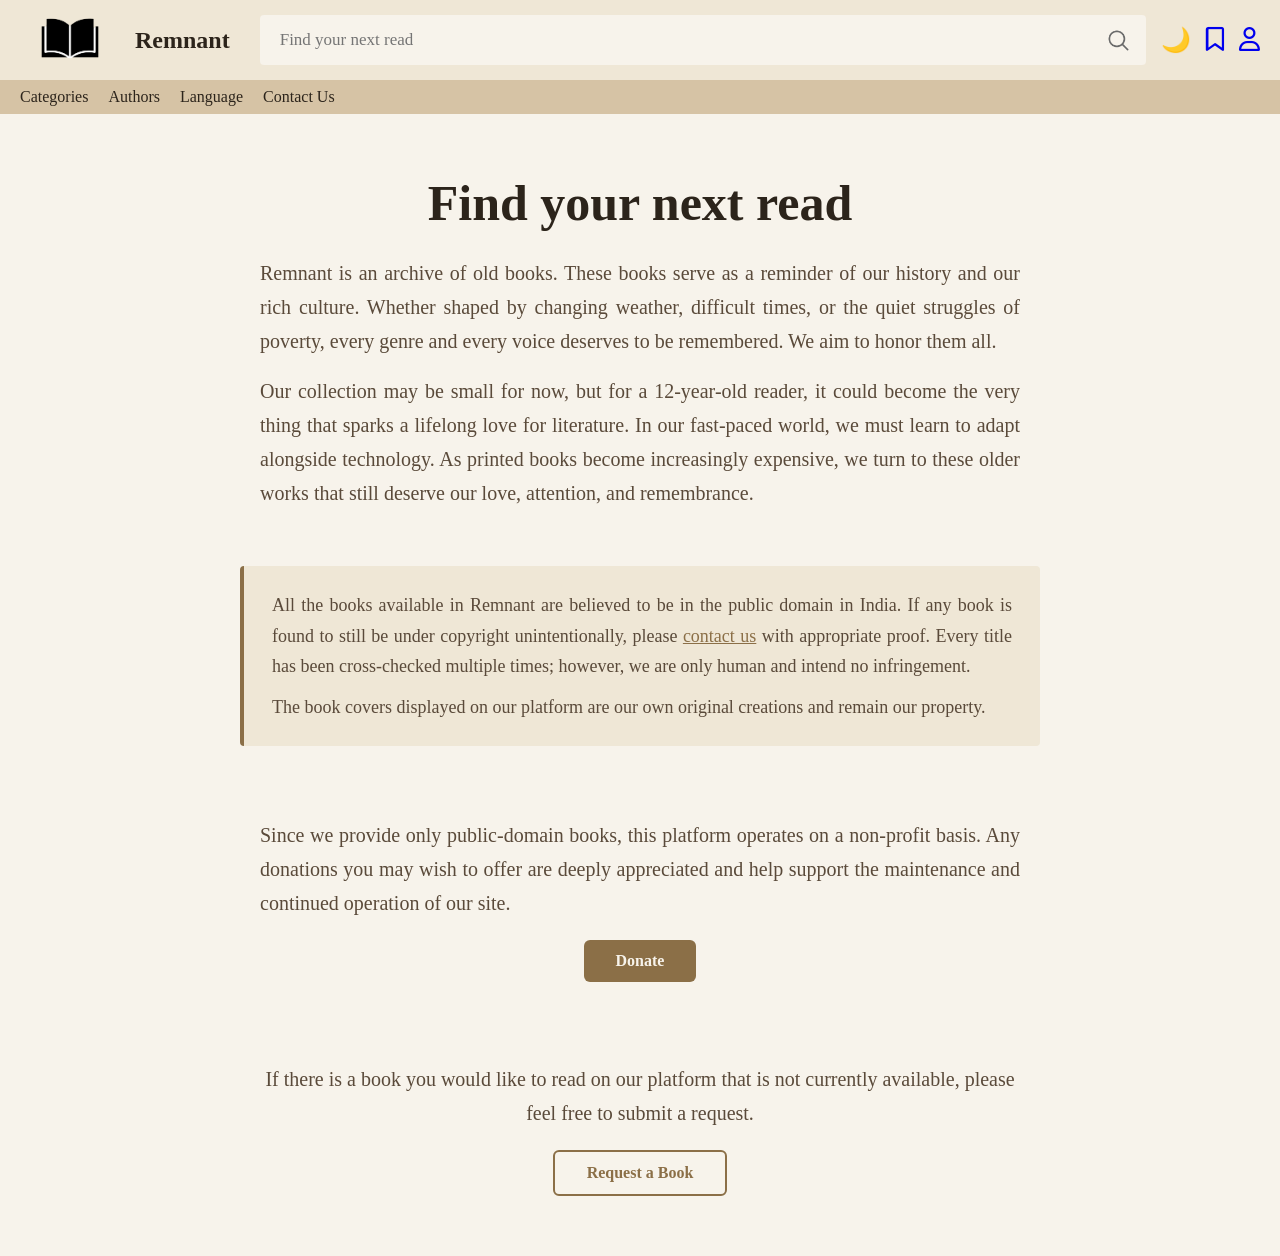
<file: index.html>
<!DOCTYPE html>
<html lang="en">

<head>
    <meta charset="UTF-8">
    <meta name="viewport" content="width=device-width, initial-scale=1.0">
    <title>Remnant: Stories That Remain</title>
    <link rel="stylesheet" href="style.css">
    <link rel="stylesheet" href="https://cdnjs.cloudflare.com/ajax/libs/font-awesome/6.7.2/css/all.min.css">
</head>

<body>
    <nav>
        <div class="logo">
            <a href="index.html">
                <img src="./assets/images/logo.png" width="100px" alt="">
            </a>
            <h2>Remnant</h2>
        </div>
        <div class="nav-search">
            <input type="text" class="nav-search-input" placeholder="Find your next read">
            <img src="./assets/images/search_icon.png" class="nav-search-icon" width="25px" alt="">
        </div>
        <button id="theme-toggle">🌙</button>
        <div class="nav-save">
            <a href="/">
                <i class="fa-regular fa-bookmark"></i>
            </a>
        </div>
        <div class="nav-acc">
            <a href="/">
                <i class="fa-regular fa-user"></i>
            </a>
        </div>
    </nav>

    <div class="header">
        <a href="categories.html">
            <p>Categories</p>
        </a>
        <a href="authors.html">
            <p>Authors</p>
        </a>
        <a href="#">
            <p>Language</p>
        </a>
        <a href="contact.html">
            <p>Contact Us</p>
        </a>
    </div>

    <div class="hero">
        <h1>Find your next read</h1>
        <p>Remnant is an archive of old books. These books serve as a reminder of our history and our rich culture.
            Whether shaped by changing weather, difficult times, or the quiet struggles of poverty, every genre and
            every voice deserves to be remembered. We aim to honor them all.</p>
        <p>Our collection may be small for now, but for a 12-year-old reader, it could become the very thing that sparks
            a lifelong love for literature. In our fast-paced world, we must learn to adapt alongside technology. As
            printed books become increasingly expensive, we turn to these older works that still deserve our love,
            attention, and remembrance.</p>
    </div>

    <div class="notices">
        <p>All the books available in Remnant are believed to be in the public domain in India. If any book is found to
            still be under copyright unintentionally, please <a href="#">contact us</a> with appropriate proof. Every
            title has been cross-checked multiple times; however, we are only human and intend no infringement.</p>
        <p>The book covers displayed on our platform are our own original creations and remain our property.</p>
    </div>

    <div class="donations">
        <p>Since we provide only public-domain books, this platform operates on a non-profit basis. Any donations you
            may wish to offer are deeply appreciated and help support the maintenance and continued operation of our
            site.</p>
        <a id="donate" href="#">Donate</a>
    </div>

    <div class="request">
        <p>If there is a book you would like to read on our platform that is not currently available, please feel free
            to submit a request.</p>
        <a id="request-book" href="contact.html">Request a Book</a>
    </div>

    <script src="script.js"></script>
</body>

</html>
</file>
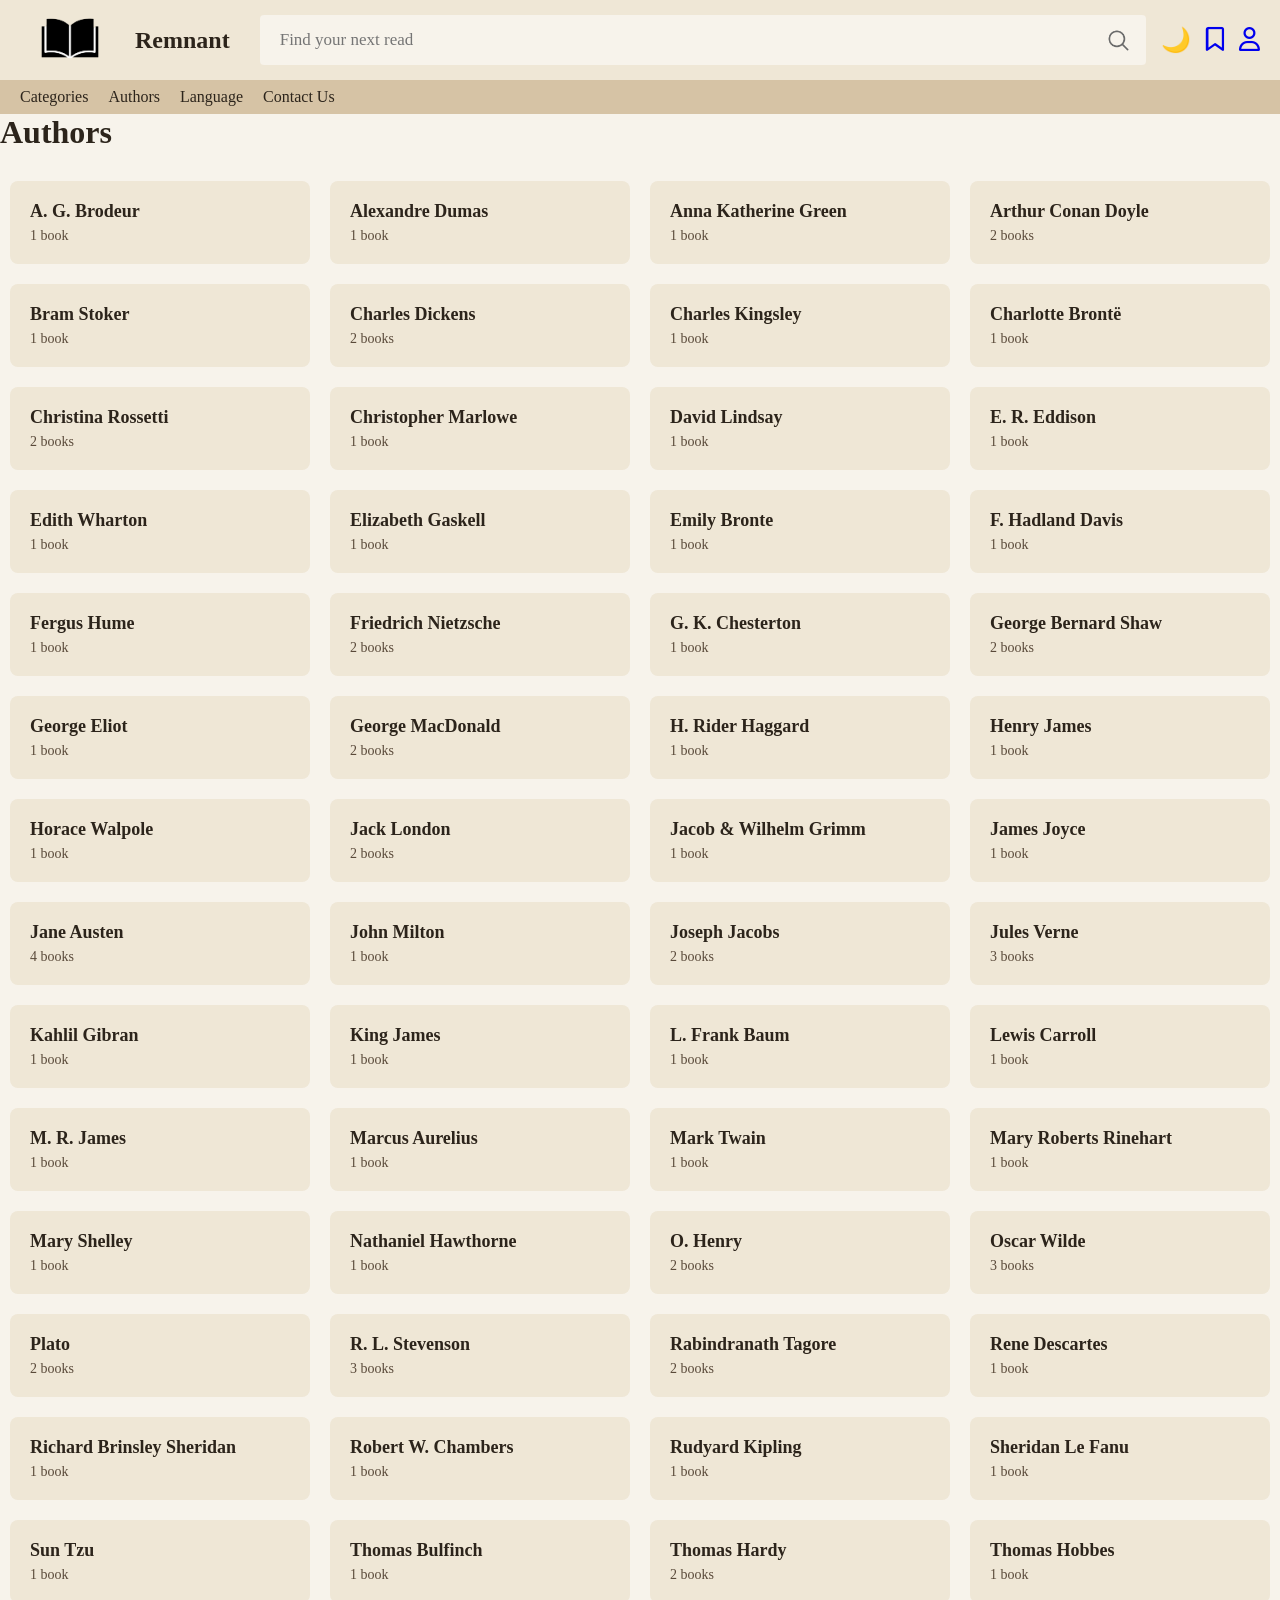
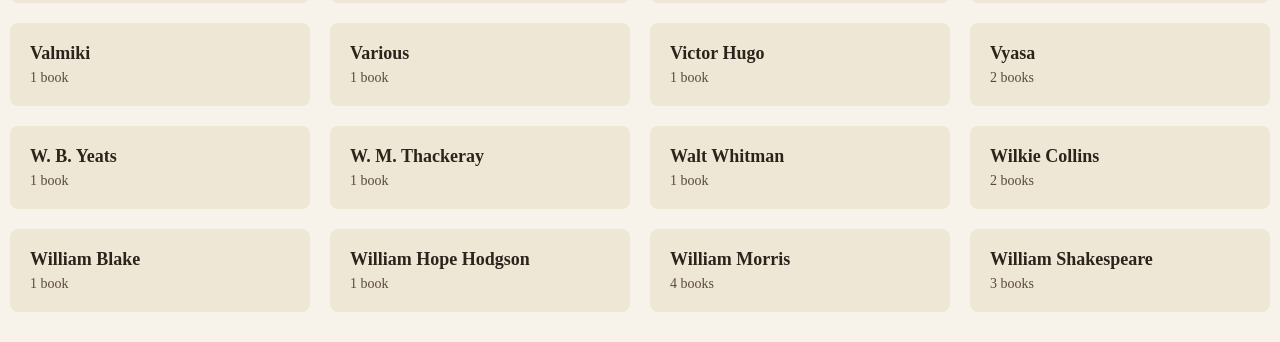
<file: authors.html>
<!DOCTYPE html>
<html lang="en">

<head>
    <meta charset="UTF-8">
    <meta name="viewport" content="width=device-width, initial-scale=1.0">
    <title>Remnant: Authors</title>
    <link rel="stylesheet" href="style.css">
    <link rel="stylesheet" href="https://cdnjs.cloudflare.com/ajax/libs/font-awesome/6.7.2/css/all.min.css">
</head>

<body>
    <nav>
        <div class="logo">
            <a href="index.html">
                <img src="./assets/images/logo.png" width="100px" alt="">
            </a>
            <h2>Remnant</h2>
        </div>
        <div class="nav-search">
            <input type="text" class="nav-search-input" placeholder="Find your next read">
            <img src="./assets/images/search_icon.png" class="nav-search-icon" width="25px" alt="">
        </div>
        <button id="theme-toggle">🌙</button>
        <div class="nav-save">
            <a href="/">
                <i class="fa-regular fa-bookmark"></i>
            </a>
        </div>
        <div class="nav-acc">
            <a href="/">
                <i class="fa-regular fa-user"></i>
            </a>
        </div>
    </nav>

    <div class="header">
        <a href="categories.html">
            <p>Categories</p>
        </a>
        <a href="authors.html">
            <p>Authors</p>
        </a>
        <a href="#">
            <p>Language</p>
        </a>
        <a href="contact.html">
            <p>Contact Us</p>
        </a>
    </div>

    <div id="page-content">

    </div>

    <script src="script.js"></script>
    <script src="authors.js"></script>
</body>

</html>
</file>
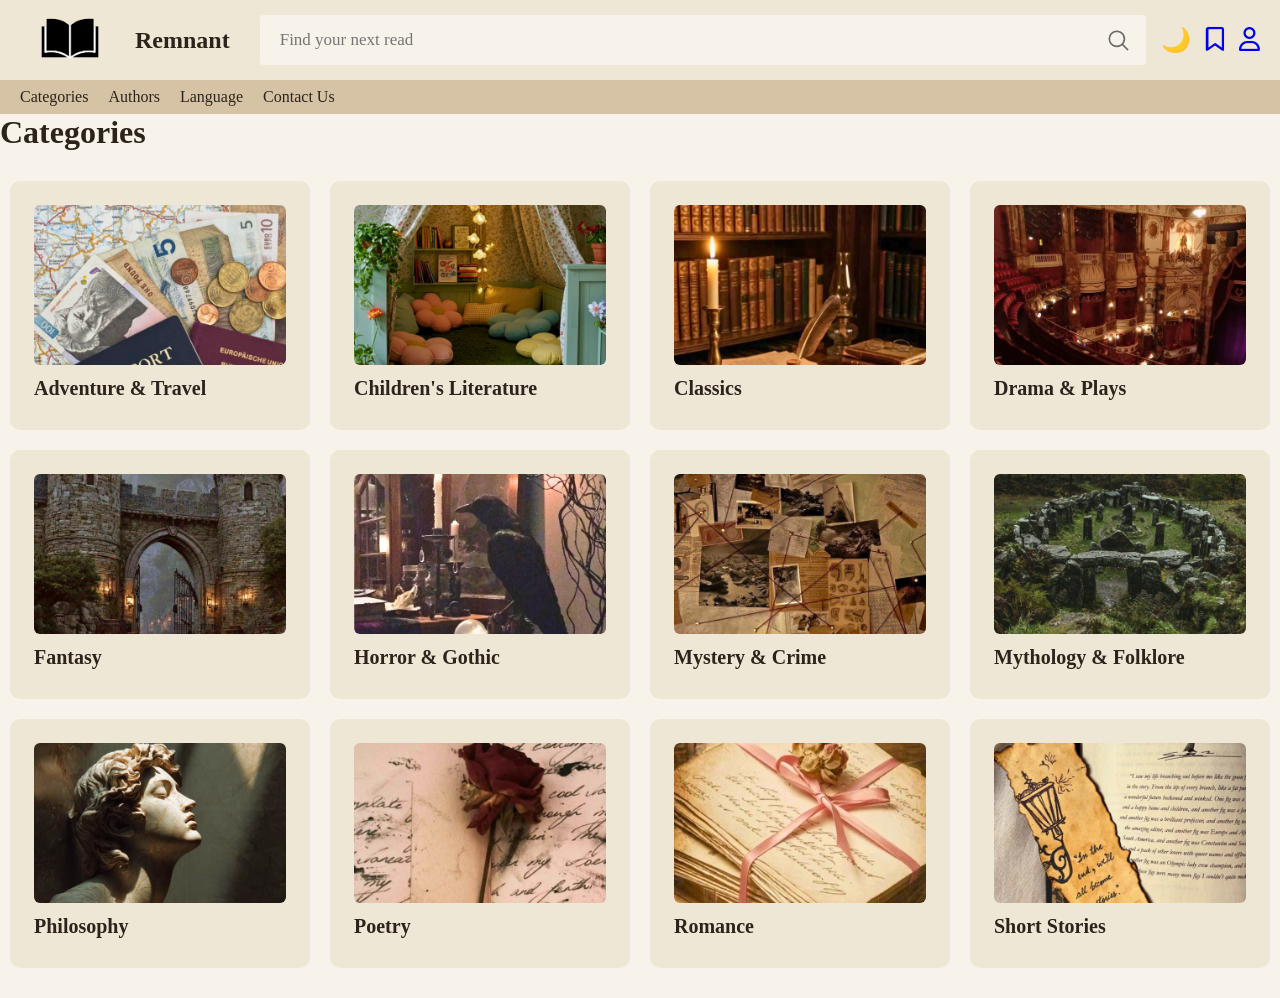
<file: categories.html>
<!DOCTYPE html>
<html lang="en">

<head>
    <meta charset="UTF-8">
    <meta name="viewport" content="width=device-width, initial-scale=1.0">
    <title>Remnant: Categories</title>
    <link rel="stylesheet" href="style.css">
    <link rel="stylesheet" href="https://cdnjs.cloudflare.com/ajax/libs/font-awesome/6.7.2/css/all.min.css">
</head>

<body>
    <nav>
        <div class="logo">
            <a href="index.html">
                <img src="./assets/images/logo.png" width="100px" alt="">
            </a>
            <h2>Remnant</h2>
        </div>
        <div class="nav-search">
            <input type="text" class="nav-search-input" placeholder="Find your next read">
            <img src="./assets/images/search_icon.png" class="nav-search-icon" width="25px" alt="">
        </div>
        <button id="theme-toggle">🌙</button>
        <div class="nav-save">
            <a href="/">
                <i class="fa-regular fa-bookmark"></i>
            </a>
        </div>
        <div class="nav-acc">
            <a href="/">
                <i class="fa-regular fa-user"></i>
            </a>
        </div>
    </nav>

    <div class="header">
        <a href="categories.html">
            <p>Categories</p>
        </a>
        <a href="authors.html">
            <p>Authors</p>
        </a>
        <a href="#">
            <p>Language</p>
        </a>
        <a href="contact.html">
            <p>Contact Us</p>
        </a>
    </div>

    <div id="page-content">

    </div>

    <script src="script.js"></script>
    <script src="categories.js"></script>
</body>

</html>
</file>
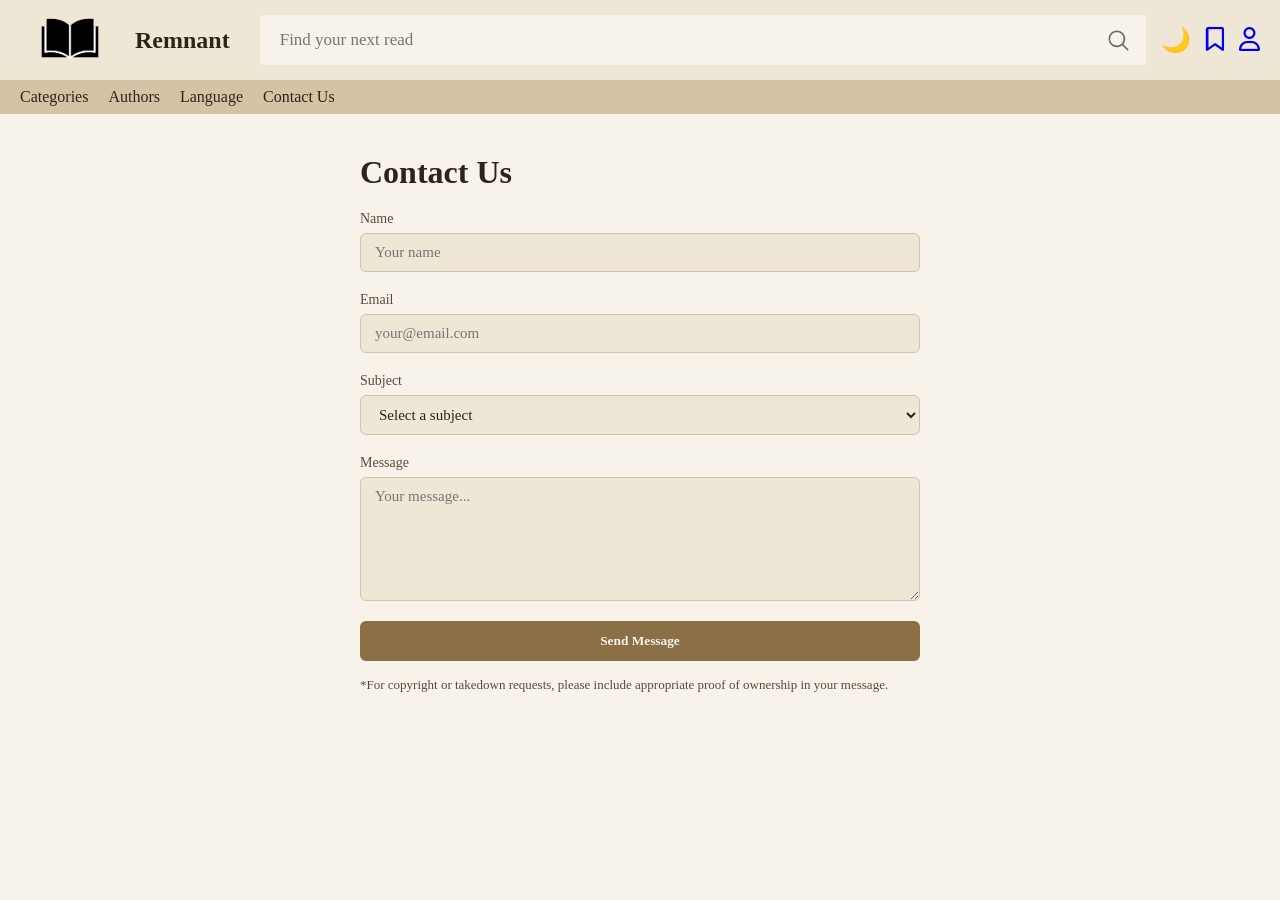
<file: contact.html>
<!DOCTYPE html>
<html lang="en">

<head>
    <meta charset="UTF-8">
    <meta name="viewport" content="width=device-width, initial-scale=1.0">
    <title>Remnant: Contact Us</title>
    <link rel="stylesheet" href="style.css">
    <link rel="stylesheet" href="https://cdnjs.cloudflare.com/ajax/libs/font-awesome/6.7.2/css/all.min.css">
</head>

<body>
    <nav>
        <div class="logo">
            <a href="index.html">
                <img src="./assets/images/logo.png" width="100px" alt="">
            </a>
            <h2>Remnant</h2>
        </div>
        <div class="nav-search">
            <input type="text" class="nav-search-input" placeholder="Find your next read">
            <img src="./assets/images/search_icon.png" class="nav-search-icon" width="25px" alt="">
        </div>
        <button id="theme-toggle">🌙</button>
        <div class="nav-save">
            <a href="/">
                <i class="fa-regular fa-bookmark"></i>
            </a>
        </div>
        <div class="nav-acc">
            <a href="/">
                <i class="fa-regular fa-user"></i>
            </a>
        </div>
    </nav>

    <div class="header">
        <a href="categories.html">
            <p>Categories</p>
        </a>
        <a href="authors.html">
            <p>Authors</p>
        </a>
        <a href="#">
            <p>Language</p>
        </a>
        <a href="contact.html">
            <p>Contact Us</p>
        </a>
    </div>

    <div class="contact-page">
        <h1>Contact Us</h1>
        <form class="contact-form" action="">
            <div class="form-group">
                <label for="contact-name">Name</label>
                <input type="text" id="contact-name" name="name" placeholder="Your name" required>
            </div>
            <div class="form-group">
                <label for="contact-email">Email</label>
                <input type="email" id="contact-email" name="email" placeholder="your@email.com" required>
            </div>
            <div class="form-group">
                <label for="contact-subject">Subject</label>
                <select id="contact-subject" name="subject" required>
                    <option value="" disabled selected>Select a subject</option>
                    <option value="general">General Inquiry</option>
                    <option value="copyright">*Copyright / Takedown Request</option>
                    <option value="book-request">Book Request</option>
                    <option value="other">Other</option>
                </select>
            </div>
            <div class="form-group">
                <label for="contact-message">Message</label>
                <textarea id="contact-message" name="message" rows="6" placeholder="Your message..."
                    required></textarea>
            </div>
            <button type="submit" id="contact-submit">Send Message</button>
        </form>
        <p class="contact-note">*For copyright or takedown requests, please include appropriate proof of ownership in
            your message.</p>
    </div>

    <script src="script.js"></script>
</body>

</html>
</file>
<file: style.css>
@import url('https://fonts.googleapis.com/css2?family=Outfit:wght@100..900&family=Roboto+Condensed:ital,wght@0,100..900;1,100..900&display=swap');
@import url('https://fonts.googleapis.com/css2?family=Playwrite+NZ:wght@100..400&display=swap');

:root {
    --bg-body: #f7f3eb;
    --bg-surface: #efe7d6;
    --bg-subtle: #d6c3a5;
    --text-primary: #2c241b;
    --text-secondary: #5a4a3a;
    --accent: #8b6f47;
}

[data-theme="dark"] {
    --bg-body: #111315;
    --bg-surface: #1a1d21;
    --bg-subtle: #2a2f36;
    --text-primary: #e8e1d4;
    --text-secondary: #e8e1d4;
    --accent: #c7b08a;
}

* {
    padding: 0;
    margin: 0;
    box-sizing: border-box;
    font-family: Roboto;
}

body {
    background-color: var(--bg-body);
    color: var(--text-primary);
}

nav {
    display: flex;
    background: var(--bg-surface);
    align-items: center;
    gap: 15px;
    justify-content: space-between;
    padding: 10px 20px;
    color: var(--text-primary);
    max-height: 80px;
}

.logo {
    display: flex;
    align-items: center;
    gap: 15px;
}

.logo img {
    margin-left: 0px;
}

.nav-search {
    display: flex;
    flex: 1;
    align-items: center;
    background: var(--bg-body);
    max-width: 2000px;
    border-radius: 4px;
    margin-left: 15px;
    height: 50px;
    position: relative;
}

.nav-search-input {
    border: none;
    outline: none;
    padding-left: 20px;
    width: 100%;
    background: var(--bg-body);
    color: var(--text-primary);
    font-size: 17px;
}

.nav-search-icon {
    margin-right: 15px;
}

#theme-toggle {
    cursor: pointer;
    font-size: 24px;
    border: none;
    background-color: transparent;
}

.nav-save {
    font-size: 24px;
}

.nav-acc {
    font-size: 24px;
}

.header {
    display: flex;
    align-items: center;
    gap: 20px;
    padding: 8px 20px;
    background: var(--bg-subtle);
    color: var(--text-primary);
}

.header a {
    text-decoration: none;
    color: var(--text-primary);
}

.hero {
    max-width: 800px;
    margin: 0 auto;
    padding: 60px 20px 40px;
    text-align: center;
}

.hero h1 {
    font-size: 50px;
    color: var(--text-primary);
    margin-bottom: 24px;
}

.hero p {
    color: var(--text-secondary);
    font-size: 20px;
    line-height: 1.7;
    margin-bottom: 16px;
    text-align: justify;
}

.notices {
    max-width: 800px;
    margin: 0 auto 32px;
    padding: 24px 28px;
    background: var(--bg-surface);
    border-left: 4px solid var(--accent);
    border-radius: 4px;
}

.notices p {
    color: var(--text-secondary);
    font-size: 18px;
    line-height: 1.7;
    margin-bottom: 10px;
    text-align: justify;
}

.notices p:last-child {
    margin-bottom: 0;
}

.notices a {
    color: var(--accent);
    text-decoration: underline;
}

.donations {
    max-width: 800px;
    margin: 0 auto;
    padding: 40px 20px;
    text-align: center;
}

.donations p {
    color: var(--text-secondary);
    font-size: 20px;
    line-height: 1.7;
    margin-bottom: 20px;
    text-align: justify;
}

#donate {
    display: inline-block;
    padding: 12px 32px;
    background: var(--accent);
    color: var(--bg-body);
    text-decoration: none;
    border-radius: 6px;
    font-weight: 600;
    transition: opacity 0.2s ease;
}

#donate:hover {
    opacity: 0.8;
}

.request {
    max-width: 800px;
    margin: 0 auto;
    padding: 40px 20px 60px;
    text-align: center;
}

.request p {
    color: var(--text-secondary);
    font-size: 20px;
    line-height: 1.7;
    margin-bottom: 20px;
}

#request-book {
    display: inline-block;
    padding: 12px 32px;
    background: transparent;
    color: var(--accent);
    text-decoration: none;
    border: 2px solid var(--accent);
    border-radius: 6px;
    font-weight: 600;
    transition: background 0.2s ease, color 0.2s ease;
}

#request-book:hover {
    background: var(--accent);
    color: var(--bg-body);
}

.book-page {
    display: flex;
    gap: 15px;
    max-width: 960px;
    margin: auto;
    padding: 10px 20px;
    align-items: flex-start;
}

#book-cover {
    max-width: 220px;
    border-radius: 12px;
}

.book-info {
    flex: 1;
}

#book-title {
    font-size: 50px;
    color: var(--text-primary);
}

#book-author {
    font-size: 30px;
    color: var(--text-secondary);
}

#read-now {
    display: inline-block;
    padding: 12px 32px;
    background: var(--accent);
    color: var(--bg-body);
    text-decoration: none;
    border-radius: 6px;
    font-weight: 600;
    transition: opacity 0.2s ease;
    margin-top: 10px;
}

#read-now:hover {
    opacity: 0.8;
}

#download-book {
    display: inline-block;
    padding: 12px 32px;
    background: transparent;
    color: var(--accent);
    text-decoration: none;
    border: 2px solid var(--accent);
    border-radius: 6px;
    font-weight: 600;
    transition: background 0.2s ease, color 0.2s ease;
    margin-top: 10px;
}

#download-book:hover {
    background: var(--accent);
    color: var(--bg-body);
}

.contact-page {
    max-width: 600px;
    margin: 40px auto;
    padding: 0 20px;
}

.contact-page h1 {
    margin-bottom: 20px;
}

.contact-form {
    display: flex;
    flex-direction: column;
    gap: 20px;
}

.form-group {
    display: flex;
    flex-direction: column;
    gap: 6px;
}

.form-group label {
    color: var(--text-secondary);
    font-size: 14px;
}

.form-group input,
.form-group select {
    width: 100%;
    padding: 10px 14px;
    border: 1px solid var(--bg-subtle);
    border-radius: 6px;
    background: var(--bg-surface);
    color: var(--text-primary);
    font-size: 15px;
}

.form-group textarea {
    width: 100%;
    padding: 10px 14px;
    border: 1px solid var(--bg-subtle);
    border-radius: 6px;
    background: var(--bg-surface);
    color: var(--text-primary);
    font-size: 15px;
    resize: vertical;
}

input:focus,
select:focus,
textarea:focus {
    outline: 2px solid var(--accent);
}

#contact-submit {
    display: inline-block;
    padding: 12px 32px;
    background: var(--accent);
    color: var(--bg-body);
    text-decoration: none;
    border-radius: 6px;
    font-weight: 600;
    transition: opacity 0.2s ease;
    border: none;
    cursor: pointer;
}

#contact-submit:hover {
    opacity: 0.8;
}

.contact-note {
    font-size: 13px;
    color: var(--text-secondary);
    margin-top: 16px;
}

.category-grid {
    display: grid;
    grid-template-columns: repeat(4, 1fr);
    gap: 20px;
    margin: 30px 10px;
}

.category-card {
    display: block;
    padding: 24px;
    background: var(--bg-surface);
    border-radius: 10px;
    text-decoration: none;
    color: var(--text-primary);
    transition: background 0.2s;
}

.category-card:hover {
    background: var(--bg-subtle);
}

.category-card h2 {
    font-size: 20px;
    margin-bottom: 6px;
}

.category-card img {
    width: 100%;
    height: 160px;
    object-fit: cover;
    border-radius: 6px;
    margin-bottom: 12px;
    display: block;
}

.book-grid {
    display: grid;
    grid-template-columns: repeat(4, 1fr);
    gap: 24px;
    margin: 30px 10px;
}

.book-card {
    background: var(--bg-surface);
    border-radius: 8px;
    overflow: hidden;
}

.book-card img {
    width: 100%;
    display: block;
}

.book-card h3 {
    font-size: 15px;
    padding: 8px 12px 4px;
}

.book-card>a:first-child {
    display: block;
    text-decoration: none;
    color: var(--text-primary);
}

.author-link {
    display: block;
    padding: 0 12px 10px;
    font-size: 13px;
    color: var(--text-secondary);
    text-decoration: none;
}

.author-link:hover {
    color: var(--accent);
}

.back-link {
    display: inline-block;
    margin-bottom: 16px;
    color: var(--text-secondary);
    text-decoration: none;
}

.authors-grid {
    display: grid;
    grid-template-columns: repeat(4, 1fr);
    gap: 20px;
    margin: 30px 10px;
}

.author-card {
    display: block;
    padding: 20px;
    background: var(--bg-surface);
    border-radius: 8px;
    text-decoration: none;
    color: var(--text-primary);
    transition: background 0.2s ease, transform 0.2s ease;
}

.author-card:hover {
    background: var(--bg-subtle);
    transform: translateY(-2px);
}

.author-card h2 {
    font-size: 18px;
    margin-bottom: 6px;
}

.author-card p {
    color: var(--text-secondary);
    font-size: 14px;
}

/* Author Profile Section (Single Author View) */
.author-profile {
    margin: 20px 0 30px 0;
}

.author-profile h1 {
    font-size: 36px;
    margin-bottom: 12px;
    color: var(--text-primary);
}

.author-dates {
    font-size: 18px;
    color: var(--text-secondary);
    font-weight: normal;
}

.author-bio-text {
    font-size: 16px;
    line-height: 1.7;
    color: var(--text-primary);
    text-align: justify;
}

.author-divider {
    border: none;
    border-top: 1px solid var(--bg-subtle);
    margin: 30px 0;
}

.search-results-dropdown {
    position: absolute;
    top: calc(100% + 6px);
    width: 100%;
    max-height: 400px;
    overflow-y: auto;
    background: var(--bg-surface);
    border: 1px solid var(--bg-subtle);
    border-radius: 8px;
    display: none;
    z-index: 1000;
}
</file>
